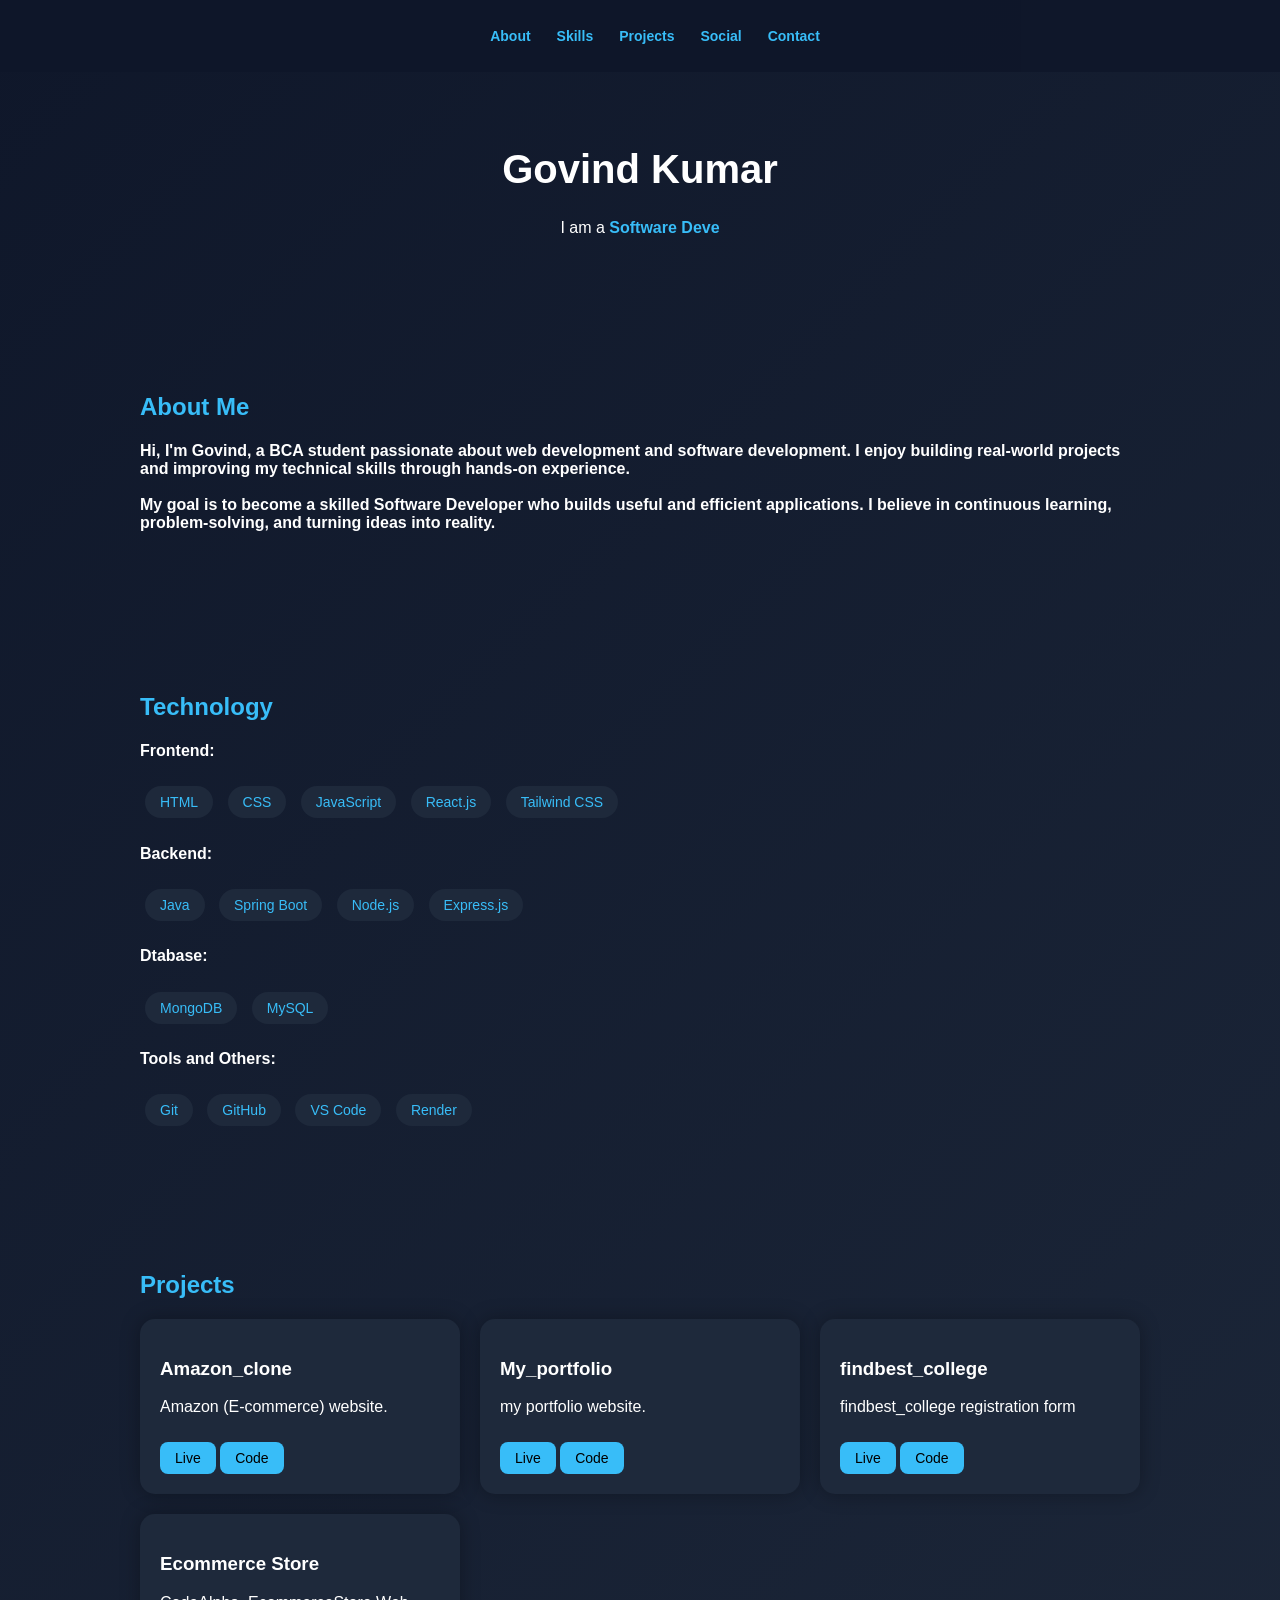
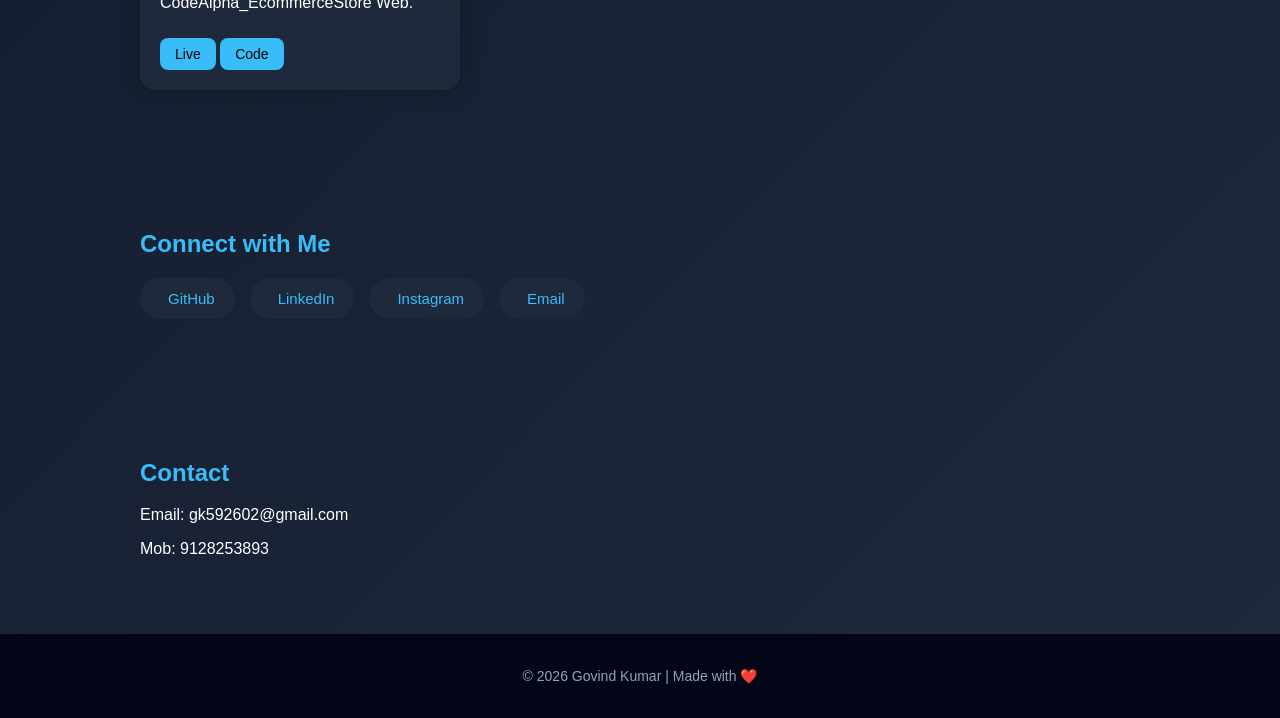
<file: index.html>
<!DOCTYPE html>
<html lang="en">
<head>
  <meta charset="UTF-8">
  <meta name="viewport" content="width=device-width, initial-scale=1.0">
  <title>Govind Portfolio</title>
  
  <link rel="stylesheet" href="portfolio.css">
  
</head>
<body>

<nav>
  <a class="border" href="#about"><b>About</b></a>
  <a class="border" href="#skills"><b>Skills</b></a>
  <a class="border" href="#projects"><b>Projects</b></a>
  <a class="border" href="#social"><b>Social</b></a>
  <a class="border" href="#contact"><b>Contact</b></a>
</nav>

<header>
  <h1>Govind Kumar</h1>
  <p>I am a <span class="typing"></span></p>
</header>

<section id="about">
  <h2>About Me</h2>
  <h4>
    Hi, I'm Govind, a BCA student passionate about web development and software development.
    I enjoy building real-world projects and improving my technical skills through hands-on experience.
    <br><br>
    My goal is to become a skilled Software Developer who builds useful and efficient applications.
    I believe in continuous learning, problem-solving, and turning ideas into reality.
  </h4>
</section>

<section id="skills">
  <h2>Technology</h2>
  <h4>Frontend:</h4>
  <div class="skills">
    <span>HTML</span>
    <span>CSS</span>
    <span>JavaScript</span>
    <span>React.js</span>
    <span>Tailwind CSS</span>
    </div>

    <h4>Backend:</h4>
    <div class="skills">
    <span>Java</span>
    <span>Spring Boot</span>
    <span>Node.js </span>
    <span>Express.js </span>
    </div>

  <h4>Dtabase:</h4>
  <div class="skills">
  <span>MongoDB</span>
  <span>MySQL</span>
  </div>

  <h4>Tools and Others:</h4>
  <div class="skills">
  <span>Git</span>
  <span>GitHub</span>
  <span>VS Code</span>
  <span>Render</span>
  </div>
</section>

<section id="projects">
  <h2>Projects</h2>
  <div class="projects">
    
    <div class="card">
      <h3>Amazon_clone</h3>
      <p>Amazon (E-commerce) website. </p>
      <a href="https://govind-r11.github.io/Amazon_Clone/" class="btn">Live</a>
      <a href="https://github.com/Govind-r11/Amazon_Clone" class="btn">Code</a>
    </div>
    
    <div class="card">
      <h3>My_portfolio</h3>
      <p>my portfolio website.</p>
      <a href="https://govind-r11.github.io/my_portfolio/" class="btn">Live</a>
      <a href="https://github.com/Govind-r11/my_portfolio" class="btn">Code</a>
    </div>

    <div class="card">
      <h3>findbest_college</h3>
      <p>findbest_college registration form</p>
      <a href="https://govind-r11.github.io/Findbest_college/" class="btn">Live</a>
      <a href="https://github.com/Govind-r11/Findbest_college" class="btn">Code</a>
    </div>

    <div class="card">
      <h3>Ecommerce Store</h3>
      <p>CodeAlpha_EcommerceStore Web.</p>
      <a href="https://codealpha-ecommercestore-plf0.onrender.com/" class="btn">Live</a>
      <a href="https://github.com/Govind-r11/CodeAlpha_EcommerceStore" class="btn">Code</a>
    </div>
      
  </div>
</section>

<section id="social">
  <h2>Connect with Me</h2>
  <div class="social-links">
    <a href="https://github.com/Govind-r11" target="_blank"><i class="fab fa-github"></i> GitHub</a>
    <a href="https://www.linkedin.com/in/govind-kumar-764ab0343" target="_blank"><i class="fab fa-linkedin"></i> LinkedIn</a>
    <a href="https://www.instagram.com/govind.r11?igsh=MWM1amRsd2p5eGo1ZA==" target="_blank"><i class="fab fa-instagram"></i> Instagram</a>
    <a href="mailto:gk592602@gmail.com"><i class="fas fa-envelope"></i> Email</a>
  </div>
</section>

<section id="contact">
  <h2>Contact</h2>
  <p>Email: gk592602@gmail.com</p>
  <p>Mob: 9128253893</p>
</section>

<footer>
  <p>© 2026 Govind Kumar | Made with ❤️</p>
</footer>

<script src="portfolio.js"></script>

</body>
</html>
</file>
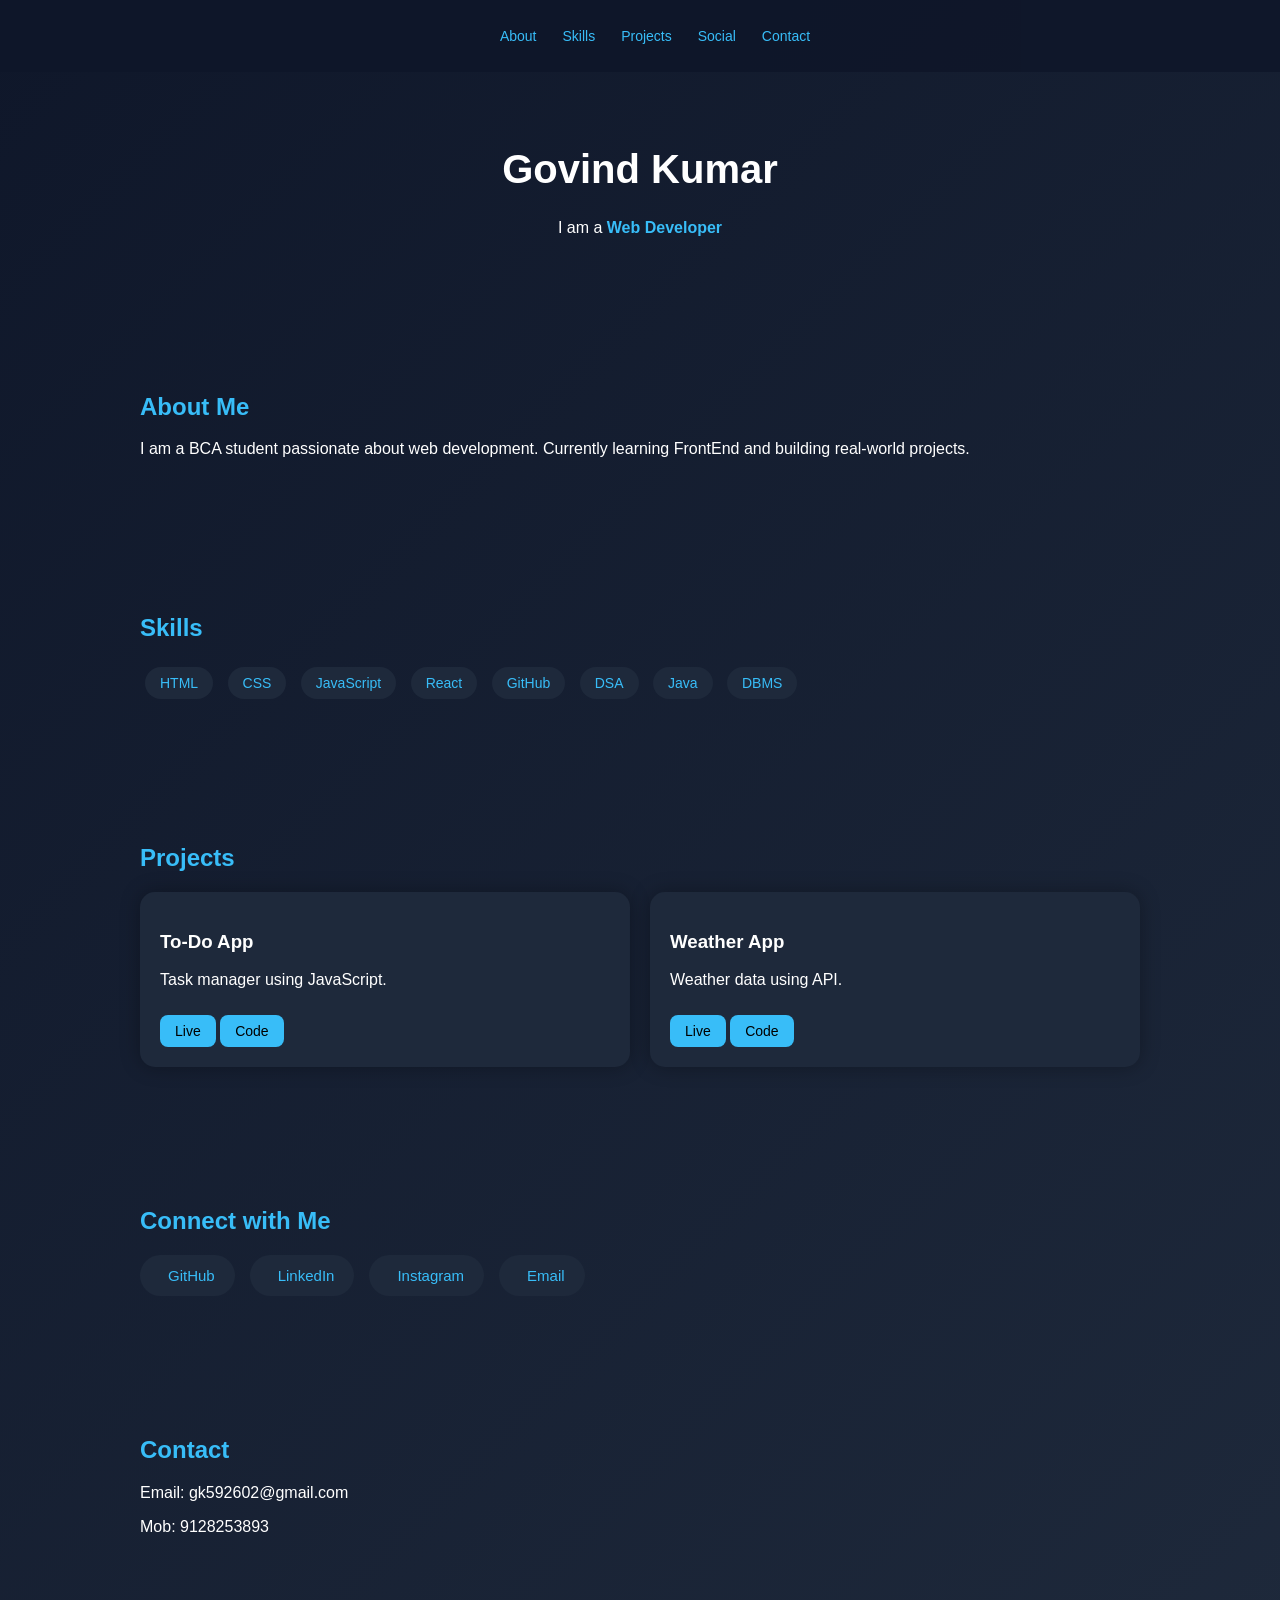
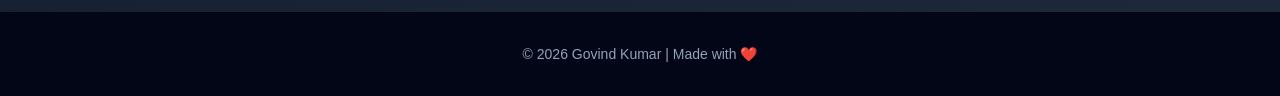
<file: portfolio.html>
<!DOCTYPE html>
<html lang="en">
<head>
  <meta charset="UTF-8">
  <meta name="viewport" content="width=device-width, initial-scale=1.0">
  <title>Govind Portfolio</title>

  <!-- Font Awesome Icons -->
  <link rel="stylesheet" href="portfolio.css">

  
</head>

<body>

<nav>
  <a class="border" href="#about">About</a>
  <a class="border" href="#skills">Skills</a>
  <a class="border" href="#projects">Projects</a>
  <a class="border" href="#social">Social</a>
  <a class="border" href="#contact">Contact</a>
</nav>

<header>
  <h1>Govind Kumar</h1>
  <p>I am a <span class="typing"></span></p>
</header>

<section id="about">
  <h2>About Me</h2>
  <p>I am a BCA student passionate about web development. Currently learning FrontEnd and building real-world projects.</p>
</section>

<section id="skills">
  <h2>Skills</h2>
  <div class="skills">
    <span>HTML</span>
    <span>CSS</span>
    <span>JavaScript</span>
    <span>React</span>
    <span>GitHub</span>
    <span>DSA</span>
    <span>Java</span>
    <span>DBMS</span>
  </div>
</section>

<section id="projects">
  <h2>Projects</h2>
  <div class="projects">
    <div class="card">
      <h3>To-Do App</h3>
      <p>Task manager using JavaScript.</p>
      <a href="#" class="btn">Live</a>
      <a href="#" class="btn">Code</a>
    </div>
    <div class="card">
      <h3>Weather App</h3>
      <p>Weather data using API.</p>
      <a href="#" class="btn">Live</a>
      <a href="#" class="btn">Code</a>
    </div>
  </div>
</section>

<!-- 🔥 Social Section -->
<section id="social">
  <h2>Connect with Me</h2>
  <div class="social-links">
    <a href="https://github.com/Govind-r11" target="_blank"><i class="fab fa-github"></i> GitHub</a>
    <a href="https://www.linkedin.com/in/govind-kumar-764ab0343" target="_blank"><i class="fab fa-linkedin"></i> LinkedIn</a>
    <a href="https://www.instagram.com/govind.r11?igsh=MWM1amRsd2p5eGo1ZA==" target="_blank"><i class="fab fa-instagram"></i> Instagram</a>
    <a href="mailto:gk592602@gmail.com"><i class="fas fa-envelope"></i> Email</a>
  </div>
</section>

<section id="contact">
  <h2>Contact</h2>
  <p>Email: gk592602@gmail.com</p>
  <p>Mob: 9128253893</p>
</section>

<footer>
  <p>© 2026 Govind Kumar | Made with ❤️</p>
</footer>

<script>
  const roles = ["Web Developer","FrontEnd Developer","Full Stack Developer"];
  let i = 0, j = 0, current = '', isDeleting = false;
  const typing = document.querySelector('.typing');

  function type() {
    current = roles[i];
    typing.textContent = current.substring(0, j);

    if (!isDeleting && j < current.length) {
      j++;
      setTimeout(type, 100);
    } else if (isDeleting && j > 0) {
      j--;
      setTimeout(type, 50);
    } else {
      isDeleting = !isDeleting;
      if (!isDeleting) i = (i + 1) % roles.length;
      setTimeout(type, 800);
    }
  }
  type();

  const sections = document.querySelectorAll('section');
  window.addEventListener('scroll', () => {
    sections.forEach(sec => {
      const top = sec.getBoundingClientRect().top;
      if (top < window.innerHeight - 100) {
        sec.classList.add('show');
      }
    });
  });
</script>

</body>
</html>
</file>
<file: portfolio.css>
body {
      margin: 0;
      font-family: 'Segoe UI', sans-serif;
      background: linear-gradient(135deg, #0f172a, #1e293b);
      color: #fff;
      scroll-behavior: smooth;
    }

    .border{
    transition: 0.3s;
    border: 1.5px solid transparent;
    margin: 7px;
    border-radius: 25%;
    }

    .border:hover{
      background: #38bdf8;
      color: #000;
      transform: scale(1.03);
      box-shadow: 0 10px 30px rgba(56,189,248,0.3);
    }

    nav {
      position: fixed;
      width: 100%;
      top: 0;
      background: rgba(15, 23, 42, 0.9);
      display: flex;
      justify-content: center;
      padding: 15px;
      z-index: 1000;
    }

    nav a {
      color: #38bdf8;
      text-decoration: none;
      font-size: 14px;
      padding: 5px;
    }

    header {
      text-align: center;
      padding: 120px 20px 60px;
    }

    header h1 {
      font-size: 2.5rem;
    }

    .typing {
      color: #38bdf8;
      font-weight: bold;
    }

    section {
      padding: 60px 20px;
      max-width: 1000px;
      margin: auto;
      opacity: 0;
      transform: translateY(40px);
      transition: all 0.6s ease;
    }

    section.show {
      opacity: 1;
      transform: translateY(0);
    }

    h2 {
      color: #38bdf8;
    }

    .skills span {
      display: inline-block;
      background: #1e293b;
      padding: 8px 15px;
      margin: 5px;
      border-radius: 20px;
      font-size: 14px;
      color: #38bdf8;
      transition: 0.3s;
      gap: 8px;
    }
    span:hover{
      background: #38bdf8;
      color: #000;
      transform: translateY(-10px) scale(1.03);
    }

    .projects {
      display: grid;
      grid-template-columns: repeat(auto-fit, minmax(250px, 1fr));
      gap: 20px;
    }

    .card {
      background: #1e293b;
      padding: 20px;
      border-radius: 15px;
      transition: 0.3s;
      box-shadow: 0 0 20px rgba(0,0,0,0.3);
    }

    .card:hover {
      transform: translateY(-10px) scale(1.03);
      box-shadow: 0 10px 30px rgba(56,189,248,0.3);
    }

    .btn {
      display: inline-block;
      margin-top: 10px;
      padding: 8px 15px;
      background: #38bdf8;
      color: #000;
      border-radius: 8px;
      text-decoration: none;
      font-size: 14px;
    }

    /* Social Section */
    .social-links {
      display: flex;
      gap: 15px;
      flex-wrap: wrap;
      margin-top: 20px;
    }

    .social-links a {
      background: #1e293b;
      color: #38bdf8;
      padding: 12px 20px;
      border-radius: 30px;
      text-decoration: none;
      transition: 0.3s;
      font-size: 15px;
      display: flex;
      align-items: center;
      gap: 8px;
    }

    .social-links a:hover {
      background: #38bdf8;
      color: #000;
      transform: scale(1.1);
    }

    footer {
      text-align: center;
      padding: 20px;
      background: #020617;
      font-size: 14px;
      color: #94a3b8;
    }
</file>
